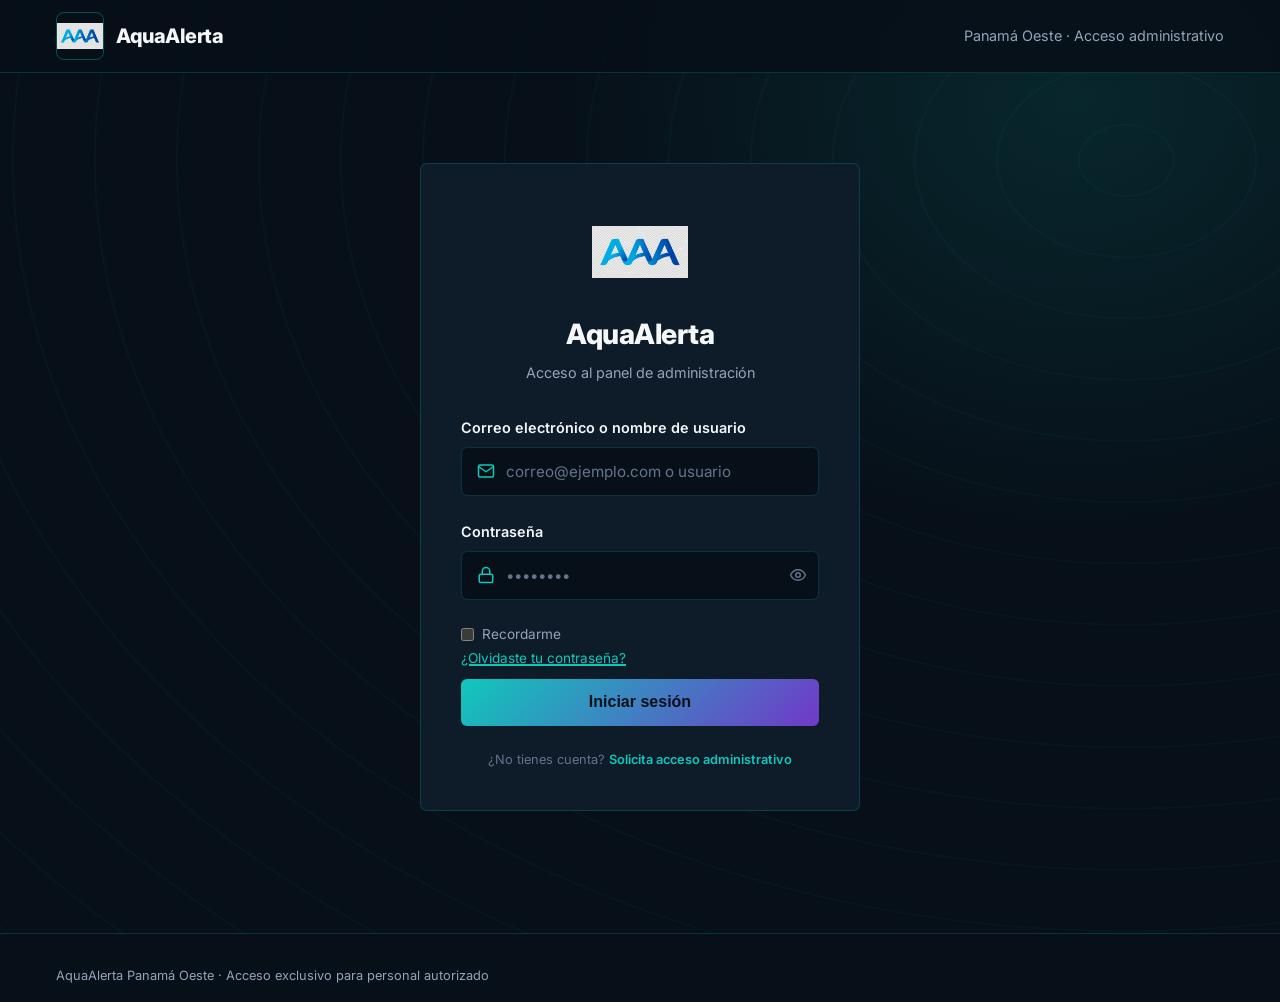
<file: frontend/index.html>
<!DOCTYPE html>
<html lang="es-PA">
<head>
  <meta charset="UTF-8" />
  <meta name="viewport" content="width=device-width, initial-scale=1.0" />
  <title>Iniciar sesión | AquaAlerta Panamá Oeste</title>
  <meta name="description" content="Acceso al panel de administración de AquaAlerta. Inicia sesión con tu correo o nombre de usuario." />
  <link rel="preconnect" href="https://fonts.googleapis.com">
  <link rel="preconnect" href="https://fonts.gstatic.com" crossorigin>
  <link href="https://fonts.googleapis.com/css2?family=Inter:wght@400;500;600;700;800&display=swap" rel="stylesheet">
  <link rel="stylesheet" href="css/style.css" />
</head>
<body>

  <!-- Fondo decorativo compartido por las páginas de la plataforma. -->
  <div class="particles" id="particles"></div>

  <!-- Encabezado de marca y contexto de acceso administrativo. -->
  <header class="header" id="header">
    <div class="container header-inner">
      <a href="index.html" class="logo" aria-label="AquaAlerta inicio">
        <img class="logo-icon" src="imagenes/logoAAA.jpeg" alt="" />
        <span class="logo-text">AquaAlerta</span>
      </a>
      <div style="margin-left: auto; color:#94a3b8; font-size:0.9rem;">Panamá Oeste · Acceso administrativo</div>
    </div>
  </header>

  <!-- Tarjeta de acceso administrativo. -->
  <div class="login-wrap">
    <div class="login-card glass-card" style="padding: 2.5rem;">
      <!-- Identidad visual de AquaAlerta dentro del formulario. -->
      <div class="brand-header">
        <img src="imagenes/logoAAA.jpeg" alt="AquaAlerta" />
        <div>
          <div class="brand-text">AquaAlerta</div>
          <div class="brand-sub">Acceso al panel de administración</div>
        </div>
      </div>

      <!-- Conectar este formulario al servicio de autenticación. -->
      <form id="loginForm">
        <div class="form-group">
          <label>Correo electrónico o nombre de usuario</label>
          <div class="field field-with-icon">
            <svg class="field-icon" viewBox="0 0 24 24" fill="none" stroke="currentColor" stroke-width="2" stroke-linecap="round" stroke-linejoin="round"><path d="M4 4h16c1.1 0 2 .9 2 2v12c0 1.1-.9 2-2 2H4c-1.1 0-2-.9-2-2V6c0-1.1.9-2 2-2z"></path><polyline points="22,6 12,13 2,6"></polyline></svg>
            <input type="text" id="loginEmail" autocomplete="username" placeholder="correo@ejemplo.com o usuario" required>
          </div>
          <div class="error-text" id="emailError">Correo inválido</div>
        </div>

        <div class="form-group">
          <label>Contraseña</label>
          <div class="field field-with-icon field-with-eye" style="position:relative;">
            <svg class="field-icon" viewBox="0 0 24 24" fill="none" stroke="currentColor" stroke-width="2" stroke-linecap="round" stroke-linejoin="round"><rect x="3" y="11" width="18" height="11" rx="2" ry="2"></rect><path d="M7 11V7a5 5 0 0 1 10 0v4"></path></svg>
            <input type="password" id="loginPassword" placeholder="••••••••" required>
            <button type="button" class="field-eye" onclick="togglePassword()" aria-label="Mostrar u ocultar contraseña">
              <svg viewBox="0 0 24 24" fill="none" stroke="currentColor" stroke-width="2" stroke-linecap="round" stroke-linejoin="round" aria-hidden="true"><path d="M2 12s3.6-7 10-7 10 7 10 7-3.6 7-10 7-10-7-10-7Z"></path><circle cx="12" cy="12" r="3"></circle></svg>
            </button>
          </div>
          <div class="error-text" id="passError">Contraseña requerida</div>
        </div>

        <label class="checkbox-group">
          <input type="checkbox" id="remember"> Recordarme
        </label>
        <a href="#" class="forgot">¿Olvidaste tu contraseña?</a>

        <button type="submit" class="btn-login" id="loginBtn">Iniciar sesión</button>
      </form>

      <div class="footer-note">
        ¿No tienes cuenta? <a href="#" onclick="showToast('info','Solicitud de acceso','Contacta al administrador del sistema para crear tu cuenta.')">Solicita acceso administrativo</a>
      </div>
    </div>
  </div>

  <!-- Aviso de acceso restringido para personal autorizado. -->
  <footer class="footer">
    <div class="container">
      <p class="footer-copy" style="font-size:0.8rem;">AquaAlerta Panamá Oeste · Acceso exclusivo para personal autorizado</p>
    </div>
  </footer>

  <!-- Interacciones visuales del formulario; la autenticación debe conectarse al backend. -->
  <script src="js/main.js"></script>
  <script>
    function togglePassword() {
      const input = document.getElementById('loginPassword');
      input.type = input.type === 'password' ? 'text' : 'password';
    }

    document.getElementById('loginForm').addEventListener('submit', (event) => {
      event.preventDefault();
      // TODO: enviar credenciales al servicio de autenticación.
    });
  </script>
</body>
</html>
</file>
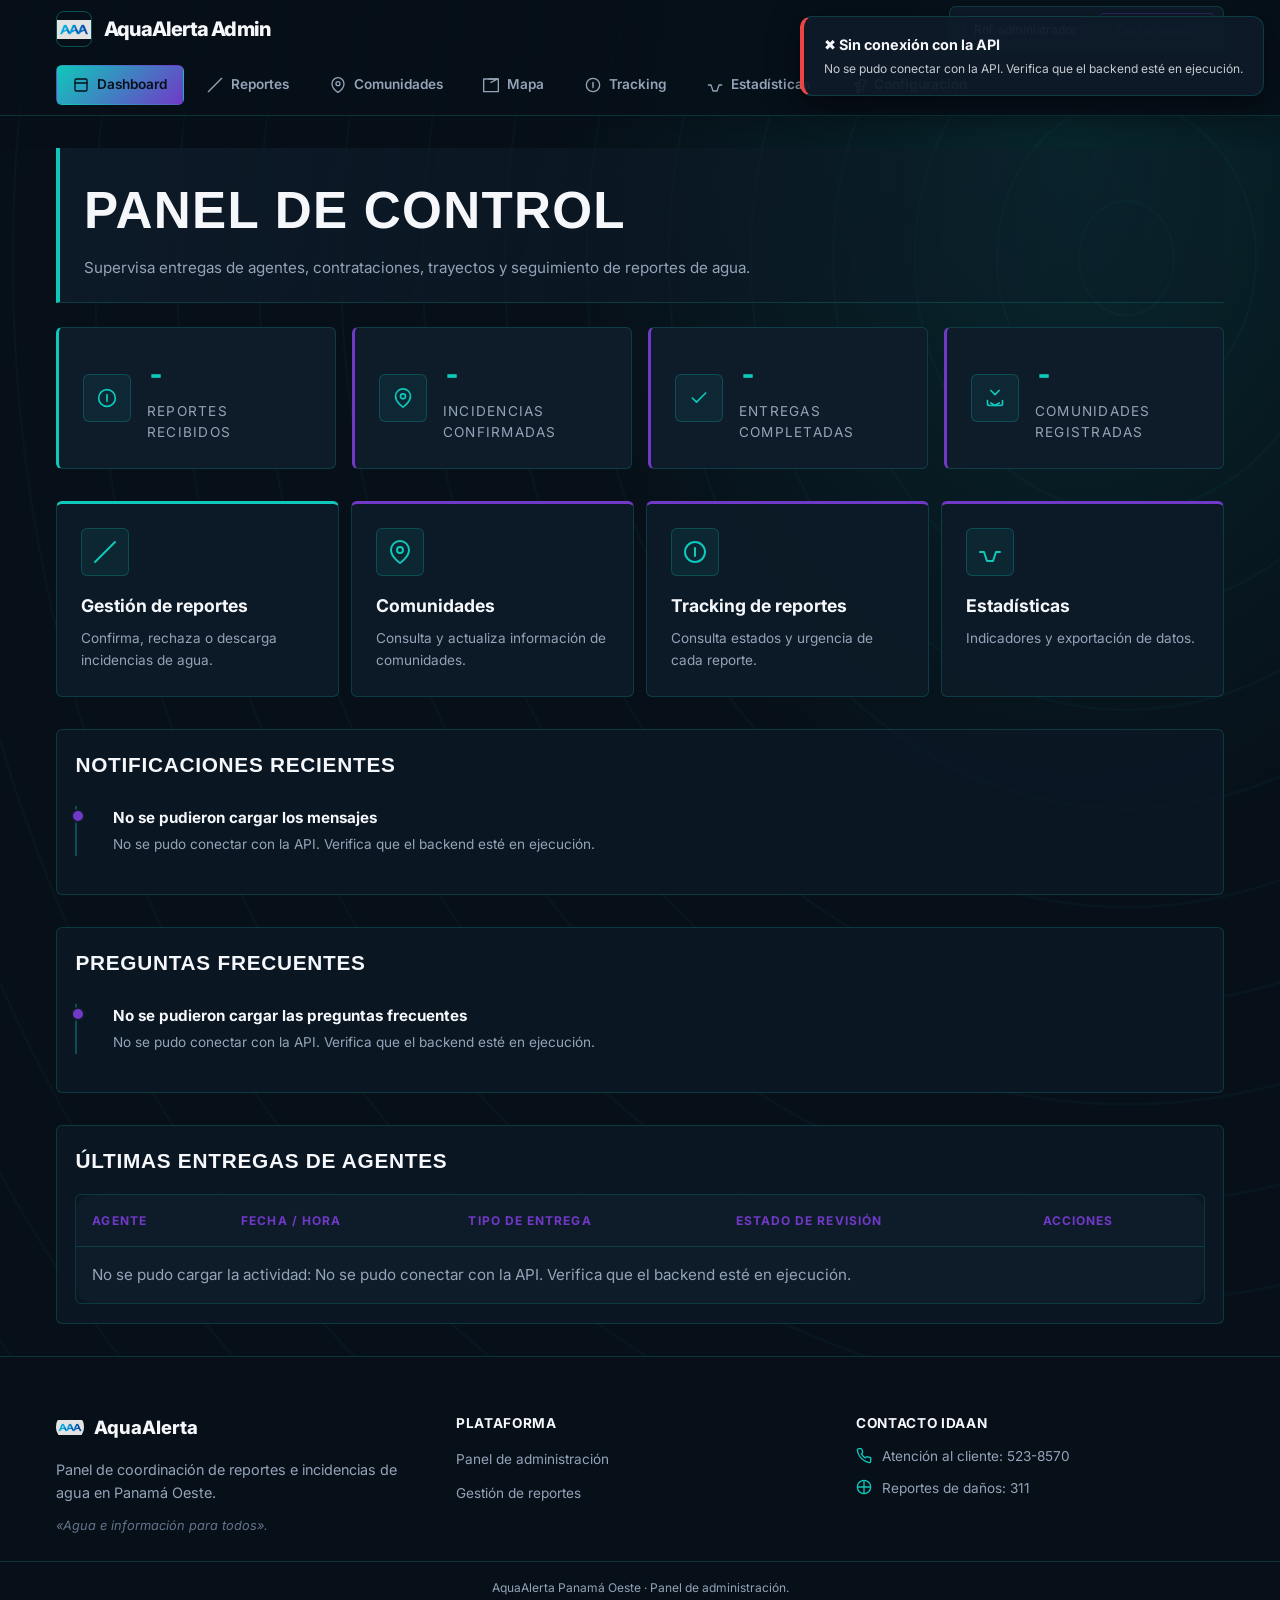
<file: frontend/admin.html>
<!DOCTYPE html>
<html lang="es-PA">
<head>
  <meta charset="UTF-8" />
  <meta name="viewport" content="width=device-width, initial-scale=1.0" />
  <title>Panel de Administración | AquaAlerta Panamá Oeste</title>
  <meta name="description" content="Panel privado para personal autorizado: gestión de reportes, comunidades, cisternas, seguimiento, estadísticas y configuración." />
  <link rel="preconnect" href="https://fonts.googleapis.com">
  <link rel="preconnect" href="https://fonts.gstatic.com" crossorigin>
  <link href="https://fonts.googleapis.com/css2?family=Inter:wght@400;500;600;700;800&display=swap" rel="stylesheet">
  <link rel="stylesheet" href="css/style.css" />
</head>
<body>

  <!-- Fondo decorativo compartido por las páginas de la plataforma. -->
  <div class="particles" id="particles"></div>

  <!-- Navegación principal del panel, accesos a Gestión y control de sesión. -->
  <header class="admin-topbar" id="adminTopbar">
    <div class="admin-topbar-inner container">
      <div class="admin-brand">
        <img src="imagenes/logoAAA.jpeg" alt="" />
        <span>AquaAlerta Admin</span>
      </div>

      <nav class="admin-activities">
        <a href="admin.html" class="activity-pill active">
          <svg viewBox="0 0 24 24" fill="none" stroke="currentColor" stroke-width="2" stroke-linecap="round" stroke-linejoin="round"><rect x="3" y="3" width="18" height="18" rx="2" ry="2"></rect><line x1="3" y1="9" x2="21" y2="9"></line></svg>
          Dashboard
        </a>
        <a href="gestion.html" class="activity-pill">
          <svg viewBox="0 0 24 24" fill="none" stroke="currentColor" stroke-width="2" stroke-linecap="round" stroke-linejoin="round"><path d="M22 2L2 22"></path></svg>
          Reportes
        </a>
        <a href="gestion.html#tab-comunidades" class="activity-pill">
          <svg viewBox="0 0 24 24" fill="none" stroke="currentColor" stroke-width="2" stroke-linecap="round" stroke-linejoin="round"><path d="M21 10c0 7-9 13-9 13s-9-6-9-13a9 9 0 0 1 18 0z"></path><circle cx="12" cy="10" r="3"></circle></svg>
          Comunidades
        </a>
        <a href="gestion.html#tab-mapa" class="activity-pill">
          <svg viewBox="0 0 24 24" fill="none" stroke="currentColor" stroke-width="2" stroke-linecap="round" stroke-linejoin="round"><polygon points="1 3 1 22 23 22 23 3"></polygon><polyline points="9 3 22 3 12 8"></polyline></svg>
          Mapa
        </a>
        <a href="gestion.html#tab-tracking" class="activity-pill">
          <svg viewBox="0 0 24 24" fill="none" stroke="currentColor" stroke-width="2" stroke-linecap="round" stroke-linejoin="round"><circle cx="12" cy="12" r="10"></circle><line x1="12" y1="8" x2="12" y2="16"></line><line x1="12" y1="12" x2="12.01" y2="12"></line></svg>
          Tracking
        </a>
        <a href="gestion.html#tab-estadisticas" class="activity-pill">
          <svg viewBox="0 0 24 24" fill="none" stroke="currentColor" stroke-width="2" stroke-linecap="round" stroke-linejoin="round"><polyline points="22 12 18 12 15 21 9 21 6 12 2 12"></polyline></svg>
          Estadísticas
        </a>
        <a href="gestion.html#tab-configuracion" class="activity-pill">
          <svg viewBox="0 0 24 24" fill="none" stroke="currentColor" stroke-width="2" stroke-linecap="round" stroke-linejoin="round"><circle cx="12" cy="12" r="3"></circle><path d="M19.4 15a1.65 1.65 0 0 0 .33 1.82l.06.06a2 2 0 0 1 0 2.83 2 2 0 0 1-2.83 0l-.06-.06a1.65 1.65 0 0 0-1.82-.33 1.65 1.65 0 0 0-1 1.51V21a2 2 0 0 1-2 2 2 2 0 0 1-2-2v-0.9A1.65 1.65 0 0 0 9 14a1.65 1.65 0 0 0-1-1.51l-.06-.06a2 2 0 0 1 0-2.83 2 2 0 0 1 2.83 0l.06.06a1.65 1.65 0 0 0 1.82-.33 1.65 1.65 0 0 0 1-1.51V9a4 4 0 0 1 .8-3.92 6 6 0 0 1 4-.47 6 6 0 0 1 4 .47 4 4 0 0 1 .8 3.92l.01.09z"></path></svg>
          Configuración
        </a>
      </nav>

      <div class="admin-user-area" aria-label="Sesión actual">
        <div class="admin-user-details">
          <span class="admin-user-badge">Rol: administrador</span>
        </div>
        <button class="btn-logout" onclick="location.href='index.html'">Cerrar sesión</button>
      </div>
    </div>
  </header>

  <!-- Resumen ejecutivo con indicadores, accesos rápidos y actividad reciente. -->
  <main class="container" style="padding-top: 2rem;">
    <div class="dashboard-hero animate-fade-in">
      <h1>Panel de Control</h1>
      <p>Supervisa entregas de agentes, contrataciones, trayectos y seguimiento de reportes de agua.</p>
    </div>

    <!-- Conectar estos indicadores al resumen de la API cuando esté disponible. -->
    <div class="kpi-row">
      <div class="kpi-card">
        <div class="kpi-icon">
          <svg viewBox="0 0 24 24" fill="none" stroke="currentColor" stroke-width="2" stroke-linecap="round" stroke-linejoin="round"><circle cx="12" cy="12" r="10"></circle><line x1="12" y1="8" x2="12" y2="16"></line><line x1="12" y1="12" x2="12.01" y2="12"></line></svg>
        </div>
        <div class="kpi-info"><h3 id="adminKpiReports">-</h3><p>Reportes recibidos</p></div>
      </div>
      <div class="kpi-card">
        <div class="kpi-icon">
          <svg viewBox="0 0 24 24" fill="none" stroke="currentColor" stroke-width="2" stroke-linecap="round" stroke-linejoin="round"><path d="M21 10c0 7-9 13-9 13s-9-6-9-13a9 9 0 0 1 18 0z"></path><circle cx="12" cy="10" r="3"></circle></svg>
        </div>
        <div class="kpi-info"><h3 id="adminKpiConfirmed">-</h3><p>Incidencias confirmadas</p></div>
      </div>
      <div class="kpi-card">
        <div class="kpi-icon">
          <svg viewBox="0 0 24 24" fill="none" stroke="currentColor" stroke-width="2" stroke-linecap="round" stroke-linejoin="round"><polyline points="20 6 9 17 4 12"></polyline></svg>
        </div>
        <div class="kpi-info"><h3 id="adminKpiDeliveries">-</h3><p>Entregas completadas</p></div>
      </div>
      <div class="kpi-card">
        <div class="kpi-icon">
          <svg viewBox="0 0 24 24" fill="none" stroke="currentColor" stroke-width="2" stroke-linecap="round" stroke-linejoin="round"><path d="M21 15v4a2 2 0 0 1-2 2H5a2 2 0 0 1-2-2v-4"></path><polyline points="17 18 12 21 7 18"></polyline><polyline points="7 3 12 8 17 3"></polyline></svg>
        </div>
        <div class="kpi-info"><h3 id="adminKpiCommunities">-</h3><p>Comunidades registradas</p></div>
      </div>
    </div>

    <!-- Enlaces directos a las secciones principales de Gestión. -->
    <div class="quick-actions">
      <div class="action-card" onclick="location.href='gestion.html'">
        <div class="action-icon">
          <svg viewBox="0 0 24 24" fill="none" stroke="currentColor" stroke-width="2" stroke-linecap="round" stroke-linejoin="round"><path d="M22 2L2 22"></path></svg>
        </div>
        <h3>Gestión de reportes</h3>
        <p>Confirma, rechaza o descarga incidencias de agua.</p>
      </div>
      <div class="action-card" onclick="location.href='gestion.html#tab-comunidades'">
        <div class="action-icon">
          <svg viewBox="0 0 24 24" fill="none" stroke="currentColor" stroke-width="2" stroke-linecap="round" stroke-linejoin="round"><path d="M21 10c0 7-9 13-9 13s-9-6-9-13a9 9 0 0 1 18 0z"></path><circle cx="12" cy="10" r="3"></circle></svg>
        </div>
        <h3>Comunidades</h3>
        <p>Consulta y actualiza información de comunidades.</p>
      </div>
      <div class="action-card" onclick="location.href='gestion.html#tab-tracking'">
        <div class="action-icon">
          <svg viewBox="0 0 24 24" fill="none" stroke="currentColor" stroke-width="2" stroke-linecap="round" stroke-linejoin="round"><circle cx="12" cy="12" r="10"></circle><line x1="12" y1="8" x2="12" y2="16"></line><line x1="12" y1="12" x2="12.01" y2="12"></line></svg>
        </div>
        <h3>Tracking de reportes</h3>
        <p>Consulta estados y urgencia de cada reporte.</p>
      </div>
      <div class="action-card" onclick="location.href='gestion.html#tab-estadisticas'">
        <div class="action-icon">
          <svg viewBox="0 0 24 24" fill="none" stroke="currentColor" stroke-width="2" stroke-linecap="round" stroke-linejoin="round"><polyline points="22 12 18 12 15 21 9 21 6 12 2 12"></polyline></svg>
        </div>
        <h3>Estadísticas</h3>
        <p>Indicadores y exportación de datos.</p>
      </div>
    </div>

    <!-- Conectar este listado al servicio de notificaciones. -->
    <section class="module-section" aria-labelledby="recentNotificationsTitle">
      <div class="module-header">
        <h2 id="recentNotificationsTitle">Notificaciones recientes</h2>
      </div>
      <div class="timeline" id="recentNotifications" role="list" aria-label="Notificaciones recientes de AquaAlerta">
        <!-- Mensajes propuestos por el Agente 6 (GET /api/messages). Son simulados: no se envían. -->
      </div>
    </section>

    <!-- Preguntas frecuentes del panel (GET /api/faq). -->
    <section class="module-section" aria-labelledby="faqTitle">
      <div class="module-header">
        <h2 id="faqTitle">Preguntas frecuentes</h2>
      </div>
      <div class="timeline" id="faqList" role="list" aria-label="Preguntas frecuentes del panel"></div>
    </section>

    <!-- Conectar esta tabla al servicio de entregas. -->
    <div class="module-section">
      <div class="module-header">
        <h2>Últimas entregas de agentes</h2>
      </div>
      <div class="table-wrap">
        <table class="data-table">
          <thead>
            <tr>
              <th>Agente</th>
              <th>Fecha / Hora</th>
              <th>Tipo de entrega</th>
              <th>Estado de revisión</th>
              <th>Acciones</th>
            </tr>
          </thead>
          <tbody id="recentDeliveries">
            <!-- Renderizar aquí las entregas recibidas del backend. -->
          </tbody>
        </table>
      </div>
    </div>
  </main>

  <!-- Pie del panel con navegación y medios oficiales de contacto del IDAAN. -->
  <footer class="footer">
    <div class="container footer-grid">
      <div class="footer-brand">
        <div class="logo-small"><img src="imagenes/logoAAA.jpeg" alt="" /><span>AquaAlerta</span></div>
        <p class="footer-desc">Panel de coordinación de reportes e incidencias de agua en Panamá Oeste.</p>
        <p class="footer-tagline">«Agua e información para todos».</p>
      </div>
      <div class="footer-col">
        <h4 class="footer-col-title">Plataforma</h4>
        <ul>
          <li><a href="admin.html">Panel de administración</a></li>
          <li><a href="gestion.html">Gestión de reportes</a></li>
        </ul>
      </div>
      <div class="footer-contact">
        <h4 class="footer-col-title">Contacto IDAAN</h4>
        <ul class="contact-list">
          <li>
            <svg width="16" height="16" viewBox="0 0 24 24" fill="none" stroke="currentColor" stroke-width="2" stroke-linecap="round" stroke-linejoin="round" aria-hidden="true"><path d="M22 16.92v3a2 2 0 0 1-2.18 2A19.79 19.79 0 0 1 11.19 18a19.5 19.5 0 0 1-6-6A19.79 19.79 0 0 1 2.09 3.18 2 2 0 0 1 4.08 1h3a2 2 0 0 1 2 1.72c.12.96.36 1.9.7 2.8a2 2 0 0 1-.45 2.11L8.06 8.91a16 16 0 0 0 6 6l1.27-1.27a2 2 0 0 1 2.11-.45c.9.34 1.84.58 2.8.7A2 2 0 0 1 22 16.92z"></path></svg>
            <a href="tel:+5075238570">Atención al cliente: 523-8570</a>
          </li>
          <li>
            <svg width="16" height="16" viewBox="0 0 24 24" fill="none" stroke="currentColor" stroke-width="2" stroke-linecap="round" stroke-linejoin="round" aria-hidden="true"><path d="M3 12h18"></path><path d="M12 3v18"></path><circle cx="12" cy="12" r="10"></circle></svg>
            <span>Reportes de daños: <a href="https://311.gob.pa/" target="_blank" rel="noopener noreferrer">311</a></span>
          </li>
        </ul>
      </div>
    </div>
    <div class="footer-bottom">
      <div class="container">
        <p class="footer-copy">AquaAlerta Panamá Oeste · Panel de administración.</p>
      </div>
    </div>
  </footer>

  <!-- Lógica compartida para efectos visuales y avisos emergentes. -->
  <script src="js/main.js"></script>
  <script src="js/api.js"></script>
  <script>
    /* Conexión con la API local del supervisor. Los datos que no tienen respaldo en el backend quedan en "-". */
    const AGENTES = { agente_1: 'A1 · Ingesta', agente_2: 'A2 · Geolocalización', agente_3: 'A3 · Priorización',
                      agente_4: 'A4 · Planificación', agente_6: 'A6 · Comunicación', supervisor: 'Supervisor', sistema: 'Sistema' };
    const TIPOS_EVENTO = { reporte_recibido: 'Reporte recibido', registro: 'Registro estructurado', ubicacion: 'Ubicación normalizada',
                           prioridad: 'Prioridad calculada', plan_propuesto: 'Plan propuesto', mensaje: 'Mensaje propuesto (simulado)',
                           decision: 'Decisión del supervisor' };

    function lista(id, html) { document.getElementById(id).innerHTML = html; }
    function itemTexto(titulo, texto) {
      return `<div class="timeline-item" role="listitem"><h4>${titulo}</h4><p>${texto}</p></div>`;
    }

    async function cargarMensajes() {
      lista('recentNotifications', itemTexto('Cargando…', ''));
      try {
        const { items } = await apiFetch('/api/messages');
        if (items.length === 0) {
          lista('recentNotifications', itemTexto('Sin mensajes', 'El Agente 6 todavía no ha propuesto mensajes.'));
          return;
        }
        lista('recentNotifications', items.map(m => itemTexto(
          `${m.tipo === 'cobertura_parcial' ? 'Cobertura parcial' : 'Estado'} · ${esc(m.id_afectacion)} &nbsp;
           <span class="badge-status badge-slate">Simulado · no enviado</span>
           ${m.estado_plan_actual ? estadoBadge(m.estado_plan_actual) : ''}`,
          esc(m.texto))).join(''));
      } catch (e) {
        lista('recentNotifications', itemTexto('No se pudieron cargar los mensajes', esc(e.message)));
      }
    }

    async function cargarFaq() {
      try {
        const { items } = await apiFetch('/api/faq');
        lista('faqList', items.map(f => itemTexto(esc(f.pregunta), esc(f.respuesta))).join(''));
      } catch (e) {
        lista('faqList', itemTexto('No se pudieron cargar las preguntas frecuentes', esc(e.message)));
      }
    }

    async function cargarEntregas() {
      const tbody = document.getElementById('recentDeliveries');
      tbody.innerHTML = '<tr><td colspan="5" style="color:#94a3b8;">Cargando…</td></tr>';
      try {
        const [{ items: eventos }, { items: incidentes }] = await Promise.all([
          apiFetch('/api/agent-events?limite=15'), apiFetch('/api/incidents')]);
        const estadoPlan = Object.fromEntries(incidentes.filter(i => i.plan).map(i => [i.plan.id_plan, i.plan.estado]));
        document.getElementById('adminKpiReports').textContent = incidentes.length;
        document.getElementById('adminKpiDeliveries').textContent = incidentes.filter(i => i.plan && i.plan.estado === 'ejecutado').length;
        apiFetch('/api/communities').then(({ total }) => {
          document.getElementById('adminKpiCommunities').textContent = total;  // comunidades del catálogo territorial
        }).catch(() => {});
        if (eventos.length === 0) {
          tbody.innerHTML = '<tr><td colspan="5" style="color:#94a3b8;">Sin actividad registrada de los agentes.</td></tr>';
          return;
        }
        tbody.innerHTML = eventos.map(e => `
          <tr>
            <td>${esc(AGENTES[e.agente] || e.agente)}</td>
            <td style="font-size:0.85rem; color:#94a3b8;">${fechaCorta(e.fecha)}</td>
            <td>${esc(TIPOS_EVENTO[e.tipo] || e.tipo)}</td>
            <td>${estadoPlan[e.ref_id] ? estadoBadge(estadoPlan[e.ref_id]) : '<span style="font-size:0.8rem; color:#64748b;">—</span>'}</td>
            <td>${estadoPlan[e.ref_id] ? '<a href="gestion.html" style="color:#0FC8BB; font-weight:600;">Ver en Gestión</a>' : '—'}</td>
          </tr>`).join('');
      } catch (e) {
        tbody.innerHTML = `<tr><td colspan="5" style="color:#94a3b8;">No se pudo cargar la actividad: ${esc(e.message)}</td></tr>`;
        showToast('error', 'Sin conexión con la API', e.message);
      }
    }

    cargarMensajes();
    cargarFaq();
    cargarEntregas();
  </script>
</body>
</html>
</file>
<file: frontend/css/style.css>
/* ==========================================================================
   AquaAlerta Admin Simple — 3 páginas (HTML/CSS/JS puro)
   Paleta de base marina y acentos de señalización; diseño responsivo.
   ========================================================================== */

* {
  margin: 0;
  padding: 0;
  box-sizing: border-box;
}

html {
  scroll-behavior: smooth;
  -webkit-font-smoothing: antialiased;
}

body {
  background-color: #071019;
  color: #F5F7FA;
  font-family: 'Inter', system-ui, -apple-system, 'Segoe UI', sans-serif;
  line-height: 1.6;
  overflow-x: hidden;
  min-height: 100vh;
}

a {
  color: inherit;
  text-decoration: none;
}

ul {
  list-style: none;
}

img {
  max-width: 100%;
  display: block;
}

.container {
  max-width: 1200px;
  margin: 0 auto;
  padding: 0 1rem;
}

/* Utilidades */
.gradient-text {
  background: linear-gradient(135deg, #0FC8BB 0%, #7139C8 100%);
  -webkit-background-clip: text;
  background-clip: text;
  -webkit-text-fill-color: transparent;
}

.text-cyan { color: #0FC8BB; }
.text-purple { color: #7139C8; }
.text-slate-muted { color: #94a3b8; }
.text-slate-dark { color: #64748b; }
.hidden { display: none !important; }

.btn {
  display: inline-flex;
  align-items: center;
  justify-content: center;
  gap: 0.5rem;
  font-family: inherit;
  font-weight: 600;
  border: none;
  border-radius: 12px;
  cursor: pointer;
  transition: all 0.3s ease;
  white-space: nowrap;
}

.btn:active { transform: scale(0.97); }
.btn:disabled { opacity: 0.6; pointer-events: none; }

.btn-primary {
  background: linear-gradient(135deg, #0FC8BB 0%, #7139C8 100%);
  color: #071019;
  box-shadow: 0 0 20px rgba(15, 200, 187, 0.35);
}
.btn-primary:hover {
  box-shadow: 0 0 35px rgba(15, 200, 187, 0.55);
  transform: translateY(-2px);
}

.btn-outline {
  background: transparent;
  color: #0FC8BB;
  border: 1px solid rgba(15, 200, 187, 0.35);
}
.btn-outline:hover {
  background: rgba(15, 200, 187, 0.1);
  border-color: #0FC8BB;
}

.btn-ghost {
  background: transparent;
  color: #94a3b8;
}
.btn-ghost:hover { color: #F5F7FA; background: rgba(255,255,255,0.05); }

.btn-sm { padding: 0.5rem 1rem; font-size: 0.875rem; }
.btn-md { padding: 0.75rem 1.4rem; font-size: 0.95rem; }
.btn-lg { padding: 0.9rem 1.6rem; font-size: 1rem; }

/* Partículas */
.particles {
  position: fixed;
  inset: 0;
  pointer-events: none;
  z-index: 0;
  overflow: hidden;
}
.particle {
  position: absolute;
  border-radius: 50%;
  background: rgba(15, 200, 187, 0.06);
  opacity: 0;
  animation: float 10s ease-in-out infinite;
}
.particle:nth-child(odd) { background: rgba(113, 57, 200, 0.05); }
@keyframes float {
  0%, 100% { transform: translate(0,0); opacity: 0; }
  20% { opacity: 0.5; }
  80% { opacity: 0.3; }
  50% { transform: translate(30px, -40px); }
}

/* Header persistente */
.header {
  position: sticky;
  top: 0;
  z-index: 100;
  border-bottom: 1px solid rgba(15, 200, 187, 0.12);
  background: rgba(7, 16, 25, 0.8);
  backdrop-filter: blur(12px);
  -webkit-backdrop-filter: blur(12px);
}
.header-inner {
  display: flex;
  align-items: center;
  justify-content: space-between;
  height: 72px;
  gap: 1rem;
}
.logo {
  display: flex;
  align-items: center;
  gap: 0.75rem;
  font-weight: 800;
  font-size: 1.25rem;
  letter-spacing: -0.5px;
}
.logo-icon {
  width: 48px;
  height: 48px;
  object-fit: contain;
  filter: drop-shadow(0 0 8px rgba(15, 200, 187, 0.4));
}
.nav-list {
  display: flex;
  gap: 2rem;
  align-items: center;
}
.nav-link {
  font-size: 0.95rem;
  font-weight: 500;
  color: #94a3b8;
  transition: color 0.3s;
}
.nav-link:hover, .nav-link.active {
  color: #0FC8BB;
}
.header-actions {
  display: flex;
  align-items: center;
  gap: 1rem;
}

/* ===== LOGIN ===== */
.login-wrap {
  min-height: calc(100vh - 72px);
  display: flex;
  align-items: center;
  justify-content: center;
  padding: 2rem 1rem;
  padding-bottom: 2rem;
}
.login-card {
  width: 100%;
  max-width: 440px;
}
.brand-header {
  text-align: center;
  margin-bottom: 2rem;
}
.brand-header img { display: block; width: 96px; height: 96px; margin: 0 auto 0.75rem; object-fit: contain; }
.brand-text { font-size: 1.75rem; font-weight: 800; letter-spacing: -0.5px; }
.brand-sub { color: #94a3b8; font-size: 0.9rem; margin-top: 0.25rem; }

.form-group { text-align: left; margin-bottom: 1rem; }
.form-group label {
  display: block;
  font-size: 0.9rem;
  font-weight: 600;
  color: #F5F7FA;
  margin-bottom: 0.5rem;
}
.field { position: relative; }
.field input {
  width: 100%;
  background: rgba(7, 16, 25, 0.6);
  border: 1px solid rgba(15, 200, 187, 0.2);
  color: #F5F7FA;
  padding: 0.875rem 1rem 0.875rem 2.75rem;
  border-radius: 12px;
  font-family: inherit;
  font-size: 0.95rem;
  transition: all 0.3s;
}
.field input:focus {
  outline: none;
  border-color: #0FC8BB;
  box-shadow: 0 0 0 3px rgba(15, 200, 187, 0.15);
}
.field input::placeholder { color: #64748b; }
.field-icon {
  position: absolute; left: 1rem; top: 50%; transform: translateY(-50%);
  color: #64748b; pointer-events: none; width: 18px; height: 18px;
}
.field-eye {
  position: absolute; right: 0.75rem; top: 50%; transform: translateY(-50%);
  background: none; border: none; color: #64748b; cursor: pointer; font-size: 0.9rem;
  display: flex; align-items: center; justify-content: center;
}
.field-eye svg { width: 18px; height: 18px; }
.error-text { color: #ef4444; font-size: 0.8rem; margin-top: 0.4rem; display: none; }
.form-group.error input { border-color: #ef4444; }
.form-group.error .error-text { display: block; }

.checkbox-group {
  display: flex;
  align-items: center;
  gap: 0.5rem;
  font-size: 0.85rem;
  color: #94a3b8;
  cursor: pointer;
}
.checkbox-group input { width: auto; accent-color: #0FC8BB; }
.forgot { color: #0FC8BB; font-size: 0.85rem; text-decoration: underline; text-decoration-thickness: 2px; }

.btn-login {
  width: 100%;
  padding: 0.9rem 1.6rem;
  font-size: 1rem;
  font-weight: 600;
  background: linear-gradient(135deg, #0FC8BB 0%, #7139C8 100%);
  color: #071019;
  border: none;
  border-radius: 12px;
  cursor: pointer;
  transition: all 0.3s;
  margin-top: 0.5rem;
}
.btn-login:hover { box-shadow: 0 0 35px rgba(15, 200, 187, 0.55); transform: translateY(-2px); }
.btn-login:disabled { opacity: 0.6; pointer-events: none; }

.footer-note { margin-top: 1.5rem; font-size: 0.8rem; color: #64748b; text-align: center; }
.footer-note a { color: #0FC8BB; font-weight: 600; }

/* ===== ADMIN TOPBAR ===== */
.admin-topbar {
  position: sticky;
  top: 0;
  z-index: 100;
  border-bottom: 1px solid rgba(15, 200, 187, 0.12);
  background: rgba(7, 16, 25, 0.85);
  backdrop-filter: blur(12px);
  -webkit-backdrop-filter: blur(12px);
}
.admin-topbar-inner {
  display: grid;
  grid-template-columns: minmax(0, 1fr) auto;
  align-items: center;
  min-height: 64px;
  padding: 0 1rem;
  gap: 0.75rem 1rem;
}
.admin-brand {
  display: flex;
  align-items: center;
  gap: 0.75rem;
  font-weight: 800;
  font-size: 1.25rem;
  flex-shrink: 0;
}
.admin-brand img { width: 36px; height: 36px; object-fit: contain; border-radius: 50%; }

.admin-activities {
  grid-column: 1 / -1;
  grid-row: 2;
  display: flex;
  gap: 0.4rem;
  align-items: center;
  flex-wrap: nowrap;
  overflow-x: auto;
  min-width: 0;
  width: 100%;
  padding-bottom: 0.25rem;
  scrollbar-width: thin;
}
.admin-activities::-webkit-scrollbar { height: 4px; }
.admin-activities::-webkit-scrollbar-thumb { background: rgba(15,200,187,0.3); border-radius: 2px; }

.activity-pill {
  display: flex;
  align-items: center;
  gap: 0.5rem;
  padding: 0.5rem 1rem;
  border-radius: 50px;
  background: rgba(15, 200, 187, 0.1);
  border: 1px solid rgba(15, 200, 187, 0.25);
  color: #0FC8BB;
  font-size: 0.85rem;
  font-weight: 600;
  cursor: pointer;
  transition: all 0.3s;
  text-decoration: none;
  white-space: nowrap;
  flex-shrink: 0;
}
.activity-pill:hover {
  background: rgba(15, 200, 187, 0.2);
  color: #fff;
}
.activity-pill.active {
  background: linear-gradient(135deg, #0FC8BB 0%, #7139C8 100%);
  color: #071019;
  border-color: transparent;
}
.activity-pill svg { width: 16px; height: 16px; }

.admin-user-area {
  display: flex;
  align-items: center;
  justify-content: flex-end;
  justify-self: end;
  gap: 0.75rem;
  flex-shrink: 0;
  padding: 0.4rem 0.5rem 0.4rem 0.85rem;
  border: 1px solid rgba(15, 200, 187, 0.16);
  border-radius: 14px;
  background: rgba(14, 27, 41, 0.55);
}
.admin-user-details { display: flex; align-items: center; }
.admin-user-badge {
  font-size: 0.75rem;
  padding: 0.2rem 0.6rem;
  border-radius: 50px;
  background: rgba(113, 57, 200, 0.18);
  color: #c4b5fd;
  border: 1px solid rgba(196, 181, 253, 0.28);
}
.btn-logout {
  background: transparent;
  border: 1px solid rgba(239, 68, 68, 0.3);
  color: #ef4444;
  padding: 0.5rem 1rem;
  border-radius: 8px;
  font-size: 0.85rem;
  cursor: pointer;
  transition: all 0.3s;
}
.btn-logout:hover { background: rgba(239, 68, 68, 0.1); }

/* Dashboard hero */
.dashboard-hero {
  padding: 2rem 0 1.5rem;
}
.dashboard-hero h1 { font-size: 1.75rem; font-weight: 800; margin-bottom: 0.25rem; }
.dashboard-hero p { color: #94a3b8; font-size: 0.95rem; }

/* KPIs */
.kpi-row {
  display: grid;
  grid-template-columns: repeat(auto-fit, minmax(180px, 1fr));
  gap: 1rem;
  margin-bottom: 2rem;
}
.kpi-card {
  background: rgba(14, 27, 41, 0.5);
  border: 1px solid rgba(15, 200, 187, 0.12);
  border-radius: 20px;
  padding: 1.5rem;
  display: flex;
  align-items: center;
  gap: 1rem;
}
.kpi-icon {
  width: 48px;
  height: 48px;
  border-radius: 14px;
  display: flex;
  align-items: center;
  justify-content: center;
  flex-shrink: 0;
  background: rgba(15, 200, 187, 0.15);
  border: 1px solid rgba(15, 200, 187, 0.3);
}
.kpi-icon svg { width: 20px; height: 20px; color: #0FC8BB; }
.kpi-info h3 { font-size: 1.75rem; font-weight: 800; margin-bottom: 0.25rem; }
.kpi-info p {
  font-size: 0.85rem;
  color: #94a3b8;
  text-transform: uppercase;
  letter-spacing: 0.05em;
}
.stats-period {
  display: flex;
  align-items: center;
  justify-content: space-between;
  gap: 1rem;
  margin-bottom: 1rem;
  padding: 0.85rem 1rem;
  border: 1px solid rgba(15, 200, 187, 0.14);
  border-radius: 12px;
  background: rgba(14, 27, 41, 0.45);
  color: #94a3b8;
  font-size: 0.9rem;
}
.stats-period strong { color: #0FC8BB; font-weight: 600; }
.stats-kpi-row { grid-template-columns: repeat(3, minmax(0, 1fr)); }
.stats-kpi-row .kpi-card { min-width: 0; }
.stats-kpi-row .kpi-info { min-width: 0; }
.stats-kpi-row .kpi-info p { line-height: 1.4; }
.stats-chart-grid {
  display: grid;
  grid-template-columns: repeat(2, minmax(0, 1fr));
  gap: 1.5rem;
  margin-top: 2rem;
}
.stats-chart-card { min-width: 0; padding: 1.5rem; }
.stats-chart-card h3 { margin-bottom: 1.25rem; font-size: 1.05rem; }
.weekly-chart { display: block; width: 100%; height: auto; overflow: visible; }
.weekly-chart-gridline { stroke: rgba(148, 163, 184, 0.18); stroke-width: 1; }
.weekly-chart-axis-label { fill: #94a3b8; font-family: inherit; font-size: 13px; }
.weekly-chart-line { fill: none; stroke: #0FC8BB; stroke-linecap: round; stroke-linejoin: round; stroke-width: 4; }
.weekly-chart-point { fill: #071019; stroke: #0FC8BB; stroke-width: 3; }
.status-donut-layout { display: flex; align-items: center; justify-content: center; gap: 1.5rem; min-height: 220px; }
.status-donut {
  display: grid;
  width: min(12rem, 48%);
  aspect-ratio: 1;
  flex: 0 0 auto;
  place-items: center;
  border-radius: 50%;
  position: relative;
}
.status-donut::before {
  content: '';
  position: absolute;
  inset: 18%;
  border-radius: 50%;
  background: #0e1b29;
}
.status-donut-center { display: flex; flex-direction: column; align-items: center; position: relative; z-index: 1; }
.status-donut-center strong { color: #f5f7fa; font-size: 1.6rem; line-height: 1.2; }
.status-donut-center span { color: #94a3b8; font-size: 0.75rem; }
.status-donut-legend { display: flex; flex-direction: column; gap: 0.75rem; min-width: 0; }
.status-donut-legend-item { display: grid; grid-template-columns: 0.7rem minmax(0, 1fr) auto; align-items: center; gap: 0.5rem; color: #94a3b8; font-size: 0.8rem; }
.status-donut-legend-item strong { color: #f5f7fa; font-variant-numeric: tabular-nums; white-space: nowrap; }
.status-donut-swatch { width: 0.65rem; height: 0.65rem; border-radius: 50%; }
.district-chart, .status-chart { display: flex; flex-direction: column; gap: 1.25rem; }
.district-stat-row { display: flex; flex-direction: column; gap: 0.5rem; }
.district-stat-heading { display: flex; justify-content: space-between; gap: 1rem; color: #cbd5e1; font-size: 0.9rem; }
.district-stat-heading strong, .status-stat-value { color: #f5f7fa; font-variant-numeric: tabular-nums; }
.stats-bar-track { height: 12px; min-width: 0; overflow: hidden; border-radius: 999px; background: rgba(15, 200, 187, 0.1); }
.stats-bar-fill { height: 100%; border-radius: inherit; background: linear-gradient(135deg, #0FC8BB, #7139C8); }
.status-stat-row { display: grid; grid-template-columns: minmax(5.5rem, 0.7fr) minmax(0, 2fr) 2rem; align-items: center; gap: 0.75rem; }
.status-stat-label { color: #94a3b8; font-size: 0.85rem; }
.status-stat-value { text-align: right; font-size: 0.85rem; }

/* Quick actions */
.quick-actions {
  display: grid;
  grid-template-columns: repeat(auto-fit, minmax(200px, 1fr));
  gap: 1rem;
  margin-bottom: 2rem;
}
.action-card {
  background: rgba(14, 27, 41, 0.5);
  border: 1px solid rgba(15, 200, 187, 0.12);
  border-radius: 20px;
  padding: 1.5rem;
  text-align: center;
  transition: all 0.3s;
  cursor: pointer;
}
.action-card:hover { border-color: rgba(15, 200, 187, 0.4); transform: translateY(-4px); }
.action-icon {
  width: 48px;
  height: 48px;
  border-radius: 14px;
  display: flex;
  align-items: center;
  justify-content: center;
  margin: 0 auto 1rem;
  background: rgba(15, 200, 187, 0.15);
  border: 1px solid rgba(15, 200, 187, 0.3);
}
.action-icon svg { width: 24px; height: 24px; color: #0FC8BB; }
.action-card h3 { font-size: 1.1rem; font-weight: 700; margin-bottom: 0.5rem; }
.action-card p { color: #94a3b8; font-size: 0.85rem; }

/* Module section */
.module-section {
  margin-bottom: 2rem;
}
.community-overview {
  display: grid;
  grid-template-columns: minmax(0, 1fr) 320px;
  gap: 1.5rem;
  align-items: start;
}
.ai-reports-section { margin-top: 1.5rem; }
.ai-reports-section .module-header > div { min-width: min(100%, 24rem); }
.ai-reports-section .module-header p { margin-top: 0.35rem; font-size: 0.9rem; }
.module-header {
  display: flex;
  align-items: center;
  justify-content: space-between;
  margin-bottom: 1rem;
  flex-wrap: wrap;
  gap: 0.75rem;
}
.module-header h2 { font-size: 1.25rem; font-weight: 800; }

/* Tables */
.table-wrap {
  overflow-x: auto;
  margin-top: 1rem;
  border-radius: 16px;
  border: 1px solid rgba(15, 200, 187, 0.1);
}
table.data-table {
  width: 100%;
  border-collapse: separate;
  border-spacing: 0;
  background: rgba(14, 27, 41, 0.4);
  border-radius: 16px;
  overflow: hidden;
}
table.data-table th {
  background: rgba(7, 16, 25, 0.6);
  color: #94a3b8;
  font-size: 0.75rem;
  font-weight: 700;
  text-transform: uppercase;
  letter-spacing: 0.05em;
  padding: 1rem;
  text-align: left;
  border-bottom: 1px solid rgba(15, 200, 187, 0.1);
  position: sticky;
  top: 0;
  z-index: 2;
}
table.data-table td {
  padding: 1rem;
  border-bottom: 1px solid rgba(15, 200, 187, 0.06);
  color: #F5F7FA;
  font-size: 0.95rem;
}
table.data-table tr:last-child td { border-bottom: none; }
table.data-table tr:hover { background: rgba(15, 200, 187, 0.05); }

/* Badges */
.badge-status {
  display: inline-flex;
  align-items: center;
  gap: 0.4rem;
  padding: 0.35rem 0.8rem;
  border-radius: 50px;
  font-size: 0.75rem;
  font-weight: 700;
  text-transform: uppercase;
  letter-spacing: 0.02em;
}
.badge-critical { background: rgba(239, 68, 68, 0.15); color: #ef4444; border: 1px solid rgba(239, 68, 68, 0.3); }
.badge-medium   { background: rgba(245, 158, 11, 0.15); color: #f59e0b; border: 1px solid rgba(245, 158, 11, 0.3); }
.badge-normal   { background: rgba(34, 197, 94, 0.15); color: #22c55e; border: 1px solid rgba(34, 197, 94, 0.3); }
.badge-cyan     { background: rgba(15, 200, 187, 0.15); color: #0FC8BB; border: 1px solid rgba(15, 200, 187, 0.3); }
.badge-purple   { background: rgba(113, 57, 200, 0.15); color: #7139C8; border: 1px solid rgba(113, 57, 200, 0.3); }
.badge-green    { background: rgba(34, 197, 94, 0.15); color: #22c55e; border: 1px solid rgba(34, 197, 94, 0.3); }
.badge-slate    { background: rgba(100, 116, 139, 0.15); color: #64748b; border: 1px solid rgba(100, 116, 139, 0.3); }
.badge-orange   { background: rgba(245, 158, 11, 0.15); color: #f59e0b; border: 1px solid rgba(245, 158, 11, 0.3); }
.badge-blue     { background: rgba(59, 130, 246, 0.15); color: #3b82f6; border: 1px solid rgba(59, 130, 246, 0.3); }

/* Filters */
.filters-bar {
  display: flex;
  flex-wrap: wrap;
  gap: 1rem;
  margin-bottom: 1.5rem;
  align-items: flex-end;
}
.filters-bar .form-group { margin-bottom: 0; }

/* Form inputs */
.form-group { margin-bottom: 1.5rem; text-align: left; }
.form-group label {
  display: block;
  font-size: 0.9rem;
  font-weight: 600;
  color: #F5F7FA;
  margin-bottom: 0.5rem;
}
.field { position: relative; }
.field input,
.field select,
.field textarea {
  width: 100%;
  background: rgba(7, 16, 25, 0.6);
  border: 1px solid rgba(15, 200, 187, 0.2);
  color: #F5F7FA;
  padding: 0.875rem 1rem;
  border-radius: 12px;
  font-family: inherit;
  font-size: 0.95rem;
  transition: all 0.3s;
}
.field-with-icon input { padding-left: 2.75rem; }
.field-with-eye input { padding-right: 2.75rem; }
.field input:focus,
.field select:focus,
.field textarea:focus {
  outline: none;
  border-color: #0FC8BB;
  box-shadow: 0 0 0 3px rgba(15, 200, 187, 0.15);
}
.field textarea { min-height: 120px; resize: vertical; }

/* Glass card */
.glass-card {
  background: rgba(14, 27, 41, 0.5);
  backdrop-filter: blur(12px);
  -webkit-backdrop-filter: blur(12px);
  border: 1px solid rgba(15, 200, 187, 0.12);
  border-radius: 20px;
  padding: 2rem;
  transition: all 0.3s;
}
.glass-card:hover {
  border-color: rgba(15, 200, 187, 0.4);
  box-shadow: 0 20px 40px rgba(0,0,0,0.4);
  transform: translateY(-5px);
}

/* Empty state */
.empty-state {
  text-align: center;
  padding: 3rem 1rem;
}
.empty-state svg {
  width: 56px;
  height: 56px;
  color: #64748b;
  margin-bottom: 1.5rem;
  opacity: 0.5;
}
.empty-state h3 { font-size: 1.5rem; font-weight: 700; margin-bottom: 0.75rem; }
.empty-state p { color: #94a3b8; max-width: 400px; margin: 0 auto; }

/* Tabs (gestión unificada) */
.tabs-bar {
  display: flex;
  gap: 0.25rem;
  overflow-x: auto;
  margin-bottom: 1.5rem;
  padding-bottom: 0.5rem;
  scrollbar-width: thin;
}
.tabs-bar::-webkit-scrollbar { height: 4px; }
.tabs-bar::-webkit-scrollbar-thumb { background: rgba(15,200,187,0.3); border-radius: 2px; }

.tab-btn {
  flex-shrink: 0;
  padding: 0.75rem 1.25rem;
  border-radius: 10px;
  background: rgba(14, 27, 41, 0.4);
  border: 1px solid rgba(15, 200, 187, 0.15);
  color: #94a3b8;
  font-size: 0.9rem;
  font-weight: 600;
  cursor: pointer;
  transition: all 0.3s;
  white-space: nowrap;
}
.tab-btn:hover { color: #0FC8BB; border-color: rgba(15, 200, 187, 0.3); }
.tab-btn.active {
  background: rgba(15, 200, 187, 0.15);
  color: #0FC8BB;
  border-color: rgba(15, 200, 187, 0.35);
}

/* Map placeholder */
.map-placeholder {
  background: rgba(14, 27, 41, 0.6);
  border: 1px solid rgba(15, 200, 187, 0.15);
  border-radius: 20px;
  height: 340px;
  position: relative;
  overflow: hidden;
  display: flex;
  align-items: center;
  justify-content: center;
  color: #64748b;
  font-size: 0.95rem;
}
.map-placeholder svg { opacity: 0.3; }

/* Detail panel */
.detail-panel {
  background: rgba(14, 27, 41, 0.7);
  border: 1px solid rgba(15, 200, 187, 0.15);
  border-radius: 20px;
  padding: 1.5rem;
  height: 100%;
  display: flex;
  flex-direction: column;
}
.detail-panel h3 {
  font-size: 1.1rem;
  font-weight: 700;
  margin-bottom: 1rem;
  color: #F5F7FA;
}
.detail-item {
  display: flex;
  align-items: center;
  gap: 0.75rem;
  margin-bottom: 0.875rem;
  font-size: 0.95rem;
  color: #94a3b8;
}
.detail-item svg { width: 18px; height: 18px; color: #0FC8BB; flex-shrink: 0; }
.detail-item strong { color: #F5F7FA; }

.timeline {
  margin-top: 1.5rem;
  border-left: 2px solid rgba(15, 200, 187, 0.2);
  padding-left: 1.5rem;
}
.timeline-item {
  position: relative;
  margin-bottom: 1.25rem;
  padding-left: 0.75rem;
}
.timeline-item::before {
  content: '';
  position: absolute;
  left: -1.9rem;
  top: 0.2rem;
  width: 10px;
  height: 10px;
  border-radius: 50%;
  background: #0FC8BB;
  border: 2px solid #071019;
}
.timeline-item h4 {
  font-size: 0.95rem;
  color: #F5F7FA;
  margin-bottom: 0.25rem;
}
.timeline-item p {
  font-size: 0.85rem;
  color: #64748b;
}

/* Footer */
.footer {
  border-top: 1px solid rgba(15, 200, 187, 0.08);
  padding: 2rem 0 1rem;
}
.footer-grid {
  display: grid;
  grid-template-columns: 1fr 1fr 1fr;
  gap: 2rem;
  margin-bottom: 1.5rem;
}
.logo-small {
  display: flex;
  align-items: center;
  gap: 0.6rem;
  font-weight: 800;
  font-size: 1.15rem;
  margin-bottom: 1rem;
}
.logo-small img { width: 28px; height: 28px; object-fit: contain; border-radius: 50%; }
.footer-desc {
  color: #94a3b8;
  font-size: 0.9rem;
  line-height: 1.6;
  margin-bottom: 0.75rem;
  max-width: 26rem;
}
.footer-tagline {
  font-size: 0.8rem;
  color: #64748b;
  font-style: italic;
}
.footer-col-title {
  font-size: 0.85rem;
  font-weight: 700;
  margin-bottom: 0.75rem;
  color: #F5F7FA;
  text-transform: uppercase;
  letter-spacing: 0.05em;
}
.footer-col ul li { margin-bottom: 0.5rem; }
.footer-col ul li a {
  color: #94a3b8;
  font-size: 0.85rem;
  transition: color 0.3s;
}
.footer-col ul li a:hover { color: #0FC8BB; }
.contact-list li {
  margin-bottom: 0.6rem;
  display: flex;
  align-items: flex-start;
  gap: 0.6rem;
  color: #94a3b8;
  font-size: 0.85rem;
}
.contact-list li svg { flex-shrink: 0; margin-top: 0.1rem; color: #0FC8BB; }
.contact-list a { color: inherit; text-decoration: none; }
.contact-list a:hover { color: #0FC8BB; }
.footer-bottom {
  border-top: 1px solid rgba(15, 200, 187, 0.1);
  padding-top: 1rem;
  display: flex;
  justify-content: space-between;
  align-items: center;
  flex-wrap: wrap;
  gap: 1rem;
}
.footer-copy { font-size: 0.75rem; color: #64748b; }
.footer-social { display: flex; gap: 0.75rem; }
.footer-social a { color: #94a3b8; transition: color 0.3s; }
.footer-social a:hover { color: #0FC8BB; }

/* Toast */
.toast-container {
  position: fixed;
  top: 1rem;
  right: 1rem;
  z-index: 1000;
  display: flex;
  flex-direction: column;
  gap: 0.75rem;
}
.toast {
  background: rgba(14, 27, 41, 0.95);
  border: 1px solid rgba(15, 200, 187, 0.2);
  border-radius: 12px;
  padding: 1rem 1.25rem;
  color: #F5F7FA;
  font-size: 0.9rem;
  box-shadow: 0 10px 30px rgba(0,0,0,0.5);
  animation: slideIn 0.3s ease;
}
@keyframes slideIn {
  from { transform: translateX(100%); opacity: 0; }
  to { transform: translateX(0); opacity: 1; }
}
.toast-success { border-left: 4px solid #22c55e; }
.toast-error { border-left: 4px solid #ef4444; }
.toast-info { border-left: 4px solid #0FC8BB; }

/* Animaciones */
.animate-fade-in { animation: fadeIn 0.8s ease-out both; }
.animate-float { animation: float 6s ease-in-out infinite; }
@keyframes fadeIn {
  from { opacity: 0; transform: translateY(20px); }
  to { opacity: 1; transform: translateY(0); }
}

/* ===== RESPONSIVE ===== */
@media (max-width: 900px) {
  .nav { display: block; flex: 1; min-width: 0; }
  .nav-list { gap: 0.75rem; overflow-x: auto; scrollbar-width: none; }
  .nav-list::-webkit-scrollbar { display: none; }
  .nav-list li { flex: 0 0 auto; }
  .nav-link { white-space: nowrap; }
  .header-actions .hidden-mobile { display: none; }
  .admin-layout { grid-template-columns: 1fr; }
  .kpi-row { grid-template-columns: 1fr; }
  .stats-kpi-row { grid-template-columns: repeat(2, minmax(0, 1fr)); }
  .stats-chart-grid { grid-template-columns: 1fr; }
  .status-donut-layout { justify-content: flex-start; }
  .community-overview { grid-template-columns: 1fr; }
  .quick-actions { grid-template-columns: 1fr; }
  .footer-grid { grid-template-columns: 1fr; gap: 1.5rem; }
  .section-header.flex-header {
    flex-direction: column;
    align-items: flex-start;
    gap: 1rem;
  }
  .admin-topbar-inner {
    display: flex;
    flex-direction: column;
    align-items: stretch;
    gap: 1rem;
    height: auto;
    padding: 1rem;
  }
  .admin-activities {
    width: 100%;
    overflow-x: auto;
  }
  .admin-user-area {
    width: 100%;
    justify-content: space-between;
    gap: 0.5rem;
  }
  .admin-user-details {
    flex-shrink: 0;
  }
  .btn-logout {
    padding: 0.45rem 0.65rem;
  }
}

@media (max-width: 480px) {
  .page-title { font-size: 1.5rem; }
  .header-inner { height: 64px; }
  .logo-text { font-size: 1.1rem; }
  .logo-icon { width: 40px; height: 40px; }
  .login-card { padding: 1.5rem; }
  .card, .glass-card { padding: 1.5rem; }
  .kpi-card { padding: 1.25rem; }
  .stats-kpi-row { grid-template-columns: 1fr; }
  .stats-period { align-items: flex-start; flex-direction: column; gap: 0.25rem; }
  .stats-chart-card { padding: 1.25rem; }
  .status-donut-layout { gap: 1rem; }
  .status-donut-legend-item { font-size: 0.75rem; }
  .status-donut-legend-item strong { font-size: 0.7rem; }
  .status-stat-row { grid-template-columns: minmax(4.5rem, 0.8fr) minmax(0, 2fr) 1.5rem; gap: 0.5rem; }
  .kpi-info h3 { font-size: 1.5rem; }
  .admin-brand { font-size: 1.1rem; }
  .activity-pill { padding: 0.4rem 0.8rem; font-size: 0.75rem; gap: 0.4rem; }
  .activity-pill svg { width: 14px; height: 14px; }
}

/* Identidad visual AquaAlerta: sala de operaciones costera, no plantilla genérica. */
:root {
  color-scheme: dark;
  --water-deep: #071019;
  --water-panel: #0e1b29;
  --water-raised: #102438;
  --water-line: rgba(15, 200, 187, 0.2);
  --water-mint: #0FC8BB;
  --water-lime: #7139C8;
  --water-signal: #7139C8;
  --water-copy: #F5F7FA;
  --water-muted: #94a3b8;
}

body {
  background-color: var(--water-deep);
  background-image:
    radial-gradient(ellipse at 84% 10%, rgba(15, 200, 187, 0.12), transparent 32rem),
    repeating-radial-gradient(ellipse at 88% 16%, transparent 0 46px, rgba(15, 200, 187, 0.035) 47px 48px, transparent 49px 82px);
  color: var(--water-copy);
}

.particles { opacity: 0.18; }
.particle:nth-child(odd) { background: rgba(113, 57, 200, 0.08); }

.admin-topbar,
.header {
  border-bottom: 1px solid rgba(15, 200, 187, 0.2);
  background: rgba(7, 16, 25, 0.9);
  box-shadow: 0 8px 24px rgba(0, 0, 0, 0.16);
  backdrop-filter: none;
  -webkit-backdrop-filter: none;
}

.admin-topbar-inner { padding-top: 0.35rem; padding-bottom: 0.35rem; }
.admin-brand { letter-spacing: -0.04em; }
.admin-brand img,
.logo-icon {
  border: 1px solid rgba(15, 200, 187, 0.35);
  border-radius: 8px;
  filter: none;
}

.activity-pill {
  border-radius: 6px;
  border-color: transparent;
  background: transparent;
  color: var(--water-muted);
}
.activity-pill:hover {
  background: rgba(15, 200, 187, 0.1);
  color: var(--water-copy);
}
.activity-pill.active {
  background: linear-gradient(135deg, var(--water-mint), var(--water-lime));
  color: var(--water-deep);
  box-shadow: none;
}

.admin-user-area {
  border-color: var(--water-line);
  border-radius: 7px;
  background: var(--water-panel);
}
.admin-user-badge {
  border-color: rgba(113, 57, 200, 0.35);
  border-radius: 4px;
  background: rgba(113, 57, 200, 0.14);
  color: #c4b5fd;
}
.btn-logout {
  border-color: rgba(113, 57, 200, 0.35);
  border-radius: 5px;
  color: var(--water-signal);
}
.btn-logout:hover { background: rgba(113, 57, 200, 0.1); }

.dashboard-hero {
  position: relative;
  overflow: hidden;
  margin-bottom: 1.5rem;
  padding: 1.4rem 1.5rem 1.35rem;
  border-left: 4px solid var(--water-mint);
  border-bottom: 1px solid var(--water-line);
  background: linear-gradient(100deg, rgba(14, 27, 41, 0.92), rgba(14, 27, 41, 0.2));
}
.dashboard-hero::after {
  display: none;
}
.dashboard-hero h1 {
  position: relative;
  z-index: 1;
  font-family: "Arial Narrow", "Franklin Gothic Medium", sans-serif;
  font-size: clamp(2rem, 4vw, 3.25rem);
  letter-spacing: 0.025em;
  text-transform: uppercase;
}
.dashboard-hero p { position: relative; z-index: 1; max-width: 42rem; color: var(--water-muted); }
.nav-link:hover,
.nav-link.active { color: var(--water-mint); }

.kpi-card {
  border: 1px solid var(--water-line);
  border-left: 3px solid var(--water-mint);
  border-radius: 6px;
  background: var(--water-panel);
  box-shadow: none;
}
.kpi-card:nth-child(2n) { border-left-color: var(--water-lime); }
.kpi-card:nth-child(3n) { border-left-color: var(--water-signal); }
.kpi-icon {
  border-color: rgba(15, 200, 187, 0.24);
  border-radius: 6px;
  background: rgba(15, 200, 187, 0.08);
}
.kpi-icon svg { color: var(--water-mint); }
.kpi-info h3 { color: var(--water-mint); font-variant-numeric: tabular-nums; }
.kpi-info p { color: var(--water-muted); letter-spacing: 0.09em; }

.quick-actions { gap: 0.75rem; }
.action-card {
  border: 1px solid var(--water-line);
  border-top: 3px solid var(--water-mint);
  border-radius: 6px;
  background: rgba(14, 27, 41, 0.9);
  text-align: left;
}
.action-card:nth-child(2n) { border-top-color: var(--water-lime); }
.action-card:nth-child(3n) { border-top-color: var(--water-signal); }
.action-card:hover {
  border-color: var(--water-line);
  border-top-color: var(--water-lime);
  background: var(--water-raised);
  transform: translateY(-2px);
}
.action-icon {
  margin: 0 0 1rem;
  border-radius: 6px;
  background: rgba(15, 200, 187, 0.08);
  border-color: rgba(15, 200, 187, 0.24);
}
.action-icon svg { color: var(--water-mint); }
.action-card h3 { color: var(--water-copy); }
.action-card p { color: var(--water-muted); }

.module-section {
  padding: 1.15rem;
  border: 1px solid var(--water-line);
  border-radius: 6px;
  background: rgba(14, 27, 41, 0.62);
}
.module-header h2 {
  font-family: "Arial Narrow", "Franklin Gothic Medium", sans-serif;
  font-size: 1.3rem;
  letter-spacing: 0.035em;
  text-transform: uppercase;
}
.timeline { border-left-color: rgba(15, 200, 187, 0.32); }
.timeline-item::before {
  border-color: var(--water-panel);
  background: var(--water-lime);
}
.timeline-item:nth-child(2)::before { background: var(--water-signal); }
.timeline-item h4 { color: var(--water-copy); }
.timeline-item p { color: var(--water-muted); }

.table-wrap {
  border-color: var(--water-line);
  border-radius: 6px;
}
table.data-table,
table.data-table th { background-color: var(--water-panel); }
table.data-table th {
  border-bottom-color: rgba(15, 200, 187, 0.2);
  color: var(--water-lime);
  letter-spacing: 0.09em;
}
table.data-table td { border-bottom-color: rgba(15, 200, 187, 0.08); }
table.data-table tr:hover { background: rgba(15, 200, 187, 0.05); }

.glass-card,
.stats-chart-card,
.stats-period {
  border-color: var(--water-line);
  border-radius: 7px;
  background: var(--water-panel);
  box-shadow: none;
  backdrop-filter: none;
  -webkit-backdrop-filter: none;
}
.glass-card:hover { box-shadow: none; transform: none; }
.field input,
.field select,
.field textarea {
  border-color: var(--water-line);
  border-radius: 6px;
  background: #071019;
}
.field input:focus,
.field select:focus,
.field textarea:focus {
  border-color: var(--water-mint);
  box-shadow: 0 0 0 3px rgba(15, 200, 187, 0.12);
}
.field-icon { color: var(--water-mint); }
.btn,
.btn-login,
.btn-primary {
  border-radius: 6px;
  background: linear-gradient(135deg, var(--water-mint), var(--water-lime));
  box-shadow: none;
  color: var(--water-deep);
}
.btn-primary:hover,
.btn-login:hover {
  background: linear-gradient(135deg, var(--water-mint), var(--water-lime));
  box-shadow: 0 0 28px rgba(15, 200, 187, 0.3);
  transform: translateY(-1px);
}
.btn-outline {
  background: transparent;
  border-radius: 6px;
  border-color: var(--water-mint);
  color: var(--water-mint);
}
.btn-outline:hover { background: rgba(15, 200, 187, 0.1); }
.tab-btn {
  border: 1px solid transparent;
  border-radius: 5px;
  background: rgba(14, 27, 41, 0.8);
  color: var(--water-muted);
}
.tab-btn:hover {
  border-color: var(--water-line);
  color: var(--water-mint);
}
.tab-btn.active {
  border-color: rgba(15, 200, 187, 0.35);
  background: rgba(15, 200, 187, 0.15);
  box-shadow: none;
  color: var(--water-mint);
}
.forgot,
.footer-note a { color: var(--water-mint); }
.badge-cyan,
.badge-green {
  border-color: rgba(34, 197, 94, 0.3);
  background: rgba(34, 197, 94, 0.15);
  color: #22c55e;
}
.badge-purple {
  border-color: rgba(113, 57, 200, 0.3);
  background: rgba(113, 57, 200, 0.15);
  color: #7139C8;
}
.badge-orange {
  border-color: rgba(245, 158, 11, 0.3);
  background: rgba(245, 158, 11, 0.15);
  color: #f59e0b;
}
.badge-critical {
  border-color: rgba(239, 68, 68, 0.3);
  background: rgba(239, 68, 68, 0.15);
  color: #ef4444;
}
.badge-cyan {
  border-color: rgba(15, 200, 187, 0.3);
  background: rgba(15, 200, 187, 0.15);
  color: #0FC8BB;
}
.stats-period strong { color: var(--water-lime); }
.stats-bar-fill { background: linear-gradient(90deg, var(--water-mint), var(--water-lime)); }
.weekly-chart-line,
.weekly-chart-point { stroke: var(--water-lime); }
.status-donut::before { background: var(--water-panel); }

.footer {
  margin-top: 2rem;
  border-top-color: rgba(15, 200, 187, 0.2);
  background: rgba(7, 16, 25, 0.86);
}
.footer-grid { padding-top: 1.5rem; }
.footer-bottom { border-top-color: var(--water-line); }
.footer-copy,
.footer-desc,
.contact-list li { color: var(--water-muted); }
.footer-col-title { color: var(--water-copy); }

@media (max-width: 900px) {
  .module-section { padding: 1rem; }
  .dashboard-hero { padding: 1.2rem 1rem; }
  .dashboard-hero::after { right: 0.75rem; }
}

@media (max-width: 600px) {
  .dashboard-hero::after { display: none; }
}
</file>
